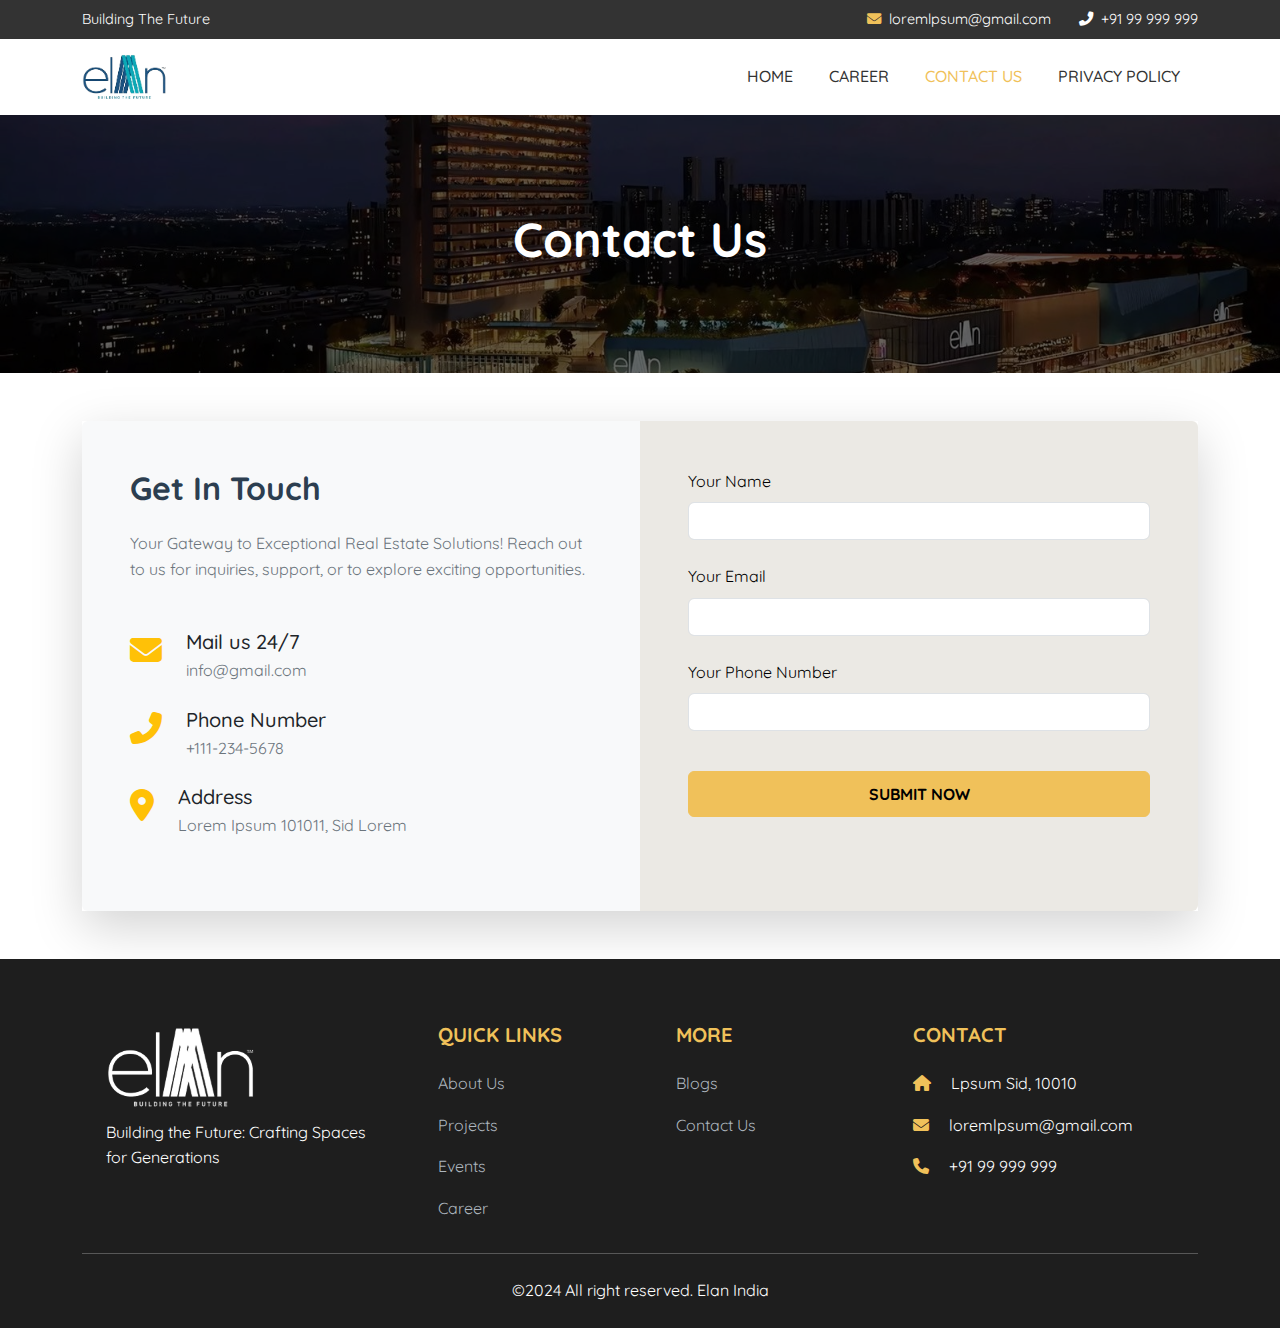
<file: contact.html>
<!doctype html>
<html lang="en">
<head>
  <meta charset="utf-8">
  <meta name="viewport" content="width=device-width, initial-scale=1">
  <title>Contact Us - Elan India</title>
  
  <link href="https://cdn.jsdelivr.net/npm/bootstrap@5.3.3/dist/css/bootstrap.min.css" rel="stylesheet">
  
  <link rel="stylesheet" href="https://cdnjs.cloudflare.com/ajax/libs/font-awesome/6.5.2/css/all.min.css">

  <link rel="stylesheet" href="style.css">
  
  <link rel="icon" href="images/elanindia-fav.png" type="image/png">
</head>
<body>

  <header>
    <div class="top-bar text-white p-2 d-none d-lg-block">
        <div class="container d-flex justify-content-between align-items-center">
            <p class="mb-0">Building The Future</p>
            <div>
                <a href="mailto:loremlpsum@gmail.com" class="text-white text-decoration-none me-4">
                    <i class="fas fa-envelope me-2"></i>loremlpsum@gmail.com
                </a>
                <a href="tel:+91999999999" class="text-white text-decoration-none">
                    <i class="fas fa-phone-alt me-2"></i>+91 99 999 999
                </a>
            </div>
        </div>
    </div>

    <nav class="navbar navbar-expand-lg bg-white shadow-sm">
        <div class="container">
            <a class="navbar-brand" href="#">
                <img src="images/elan-logo.png" alt="Elan Logo" class="main-logo">
            </a>
            <button class="navbar-toggler" type="button" data-bs-toggle="collapse" data-bs-target="#navbarNav">
                <span class="navbar-toggler-icon"></span>
            </button>
            <div class="collapse navbar-collapse" id="navbarNav">
                <ul class="navbar-nav ms-auto">
                    <li class="nav-item"><a class="nav-link" href="index.html">Home</a></li>
                    <!-- <li class="nav-item"><a class="nav-link" href="#">About Us</a></li> -->
                    <!-- <li class="nav-item"><a class="nav-link" href="#">Projects</a></li>
                    <li class="nav-item"><a class="nav-link" href="#">Events</a></li> -->
                    <li class="nav-item"><a class="nav-link" href="career.html">Career</a></li>
                    <!-- <li class="nav-item"><a class="nav-link" href="#">Blogs</a></li> -->
                    <li class="nav-item"><a class="nav-link active" href="contact.html">Contact Us</a></li>
                    <li class="nav-item"><a class="nav-link" href="privacy-policy.html">Privacy Policy</a></li>
                </ul>
            </div>
        </div>
    </nav>
  </header>

  <main>
    <section class="page-header" style="background-image: url('images/Elan-Gallery-Image-3-scaled.jpg');">
        <div class="container">
            <div class="row">
                <div class="col-12 text-center">
                    <h1>Contact Us</h1>
                </div>
            </div>
        </div>
    </section>

    <section class="py-5">
        <div class="container">
            <div class="row g-0 shadow-lg">
                <div class="col-lg-6 bg-light p-4 p-md-5 contact-details-section">
                    <h2 class="section-title">Get In Touch</h2>
                    <p class="text-secondary mb-5">Your Gateway to Exceptional Real Estate Solutions! Reach out to us for inquiries, support, or to explore exciting opportunities.</p>
                    
                    <div class="contact-info-item d-flex mb-4">
                        <i class="fas fa-envelope fa-2x text-warning me-4 mt-1"></i>
                        <div>
                            <h5 class="mb-1">Mail us 24/7</h5>
                            <p class="mb-0 text-secondary">info@gmail.com</p>
                        </div>
                    </div>
                     <div class="contact-info-item d-flex mb-4">
                        <i class="fas fa-phone-alt fa-2x text-warning me-4 mt-1"></i>
                        <div>
                            <h5 class="mb-1">Phone Number</h5>
                            <p class="mb-0 text-secondary">+111-234-5678</p>
                        </div>
                    </div>
                    <div class="contact-info-item d-flex mb-4">
                        <i class="fas fa-map-marker-alt fa-2x text-warning me-4 mt-1"></i>
                        <div>
                            <h5 class="mb-1">Address</h5>
                            <p class="mb-0 text-secondary">Lorem Ipsum 101011, Sid Lorem</p>
                        </div>
                    </div>
                </div>

                <div class="col-lg-6 p-4 p-md-5 contact-form-wrapper">
                    <form>
                        <div class="mb-4">
                            <label for="contactName" class="form-label">Your Name</label>
                            <input type="text" class="form-control" id="contactName" required>
                        </div>
                        <div class="mb-4">
                            <label for="contactEmail" class="form-label">Your Email</label>
                            <input type="email" class="form-control" id="contactEmail" required>
                        </div>
                        <div class="mb-4">
                            <label for="contactPhone" class="form-label">Your Phone Number</label>
                            <input type="tel" class="form-control" id="contactPhone" required>
                        </div>
                        <button type="submit" class="btn btn-warning custom-btn w-100 mt-3">Submit Now</button>
                    </form>
                </div>
            </div>
        </div>
    </section>
    
  </main>
  
  <footer class="text-white pt-5 pb-4">
    <div class="container text-center text-md-start">
      <div class="row text-center text-md-start">
        <div class="col-md-3 col-lg-3 col-xl-3 mx-auto mt-3">
          <img src="images/elan-logo.png" alt="Elan Logo" class="footer-logo mb-2">
          <p>Building the Future: Crafting Spaces for Generations</p>
        </div>
        <div class="col-md-2 col-lg-2 col-xl-2 mx-auto mt-3">
          <h5 class="text-uppercase mb-4 fw-bold">Quick Links</h5>
          <p><a href="#" class="footer-link">About Us</a></p>
          <p><a href="#" class="footer-link">Projects</a></p>
          <p><a href="#" class="footer-link">Events</a></p>
          <p><a href="#" class="footer-link">Career</a></p>
        </div>
        <div class="col-md-3 col-lg-2 col-xl-2 mx-auto mt-3">
           <h5 class="text-uppercase mb-4 fw-bold">More</h5>
           <p><a href="#" class="footer-link">Blogs</a></p>
           <p><a href="#" class="footer-link">Contact Us</a></p>
        </div>
        <div class="col-md-4 col-lg-3 col-xl-3 mx-auto mt-3">
          <h5 class="text-uppercase mb-4 fw-bold">Contact</h5>
          <p><i class="fas fa-home me-3"></i> Lpsum Sid, 10010</p>
          <p><i class="fas fa-envelope me-3"></i> loremlpsum@gmail.com</p>
          <p><i class="fas fa-phone me-3"></i> +91 99 999 999</p>
        </div>
      </div>
      <hr class="mb-4">
      <div class="row align-items-center">
        <div class="col-12 text-center">
          <p class="mb-0">©2024 All right reserved. Elan India</p>
        </div>
      </div>
    </div>
  </footer>

  <script src="https://cdn.jsdelivr.net/npm/bootstrap@5.3.3/dist/js/bootstrap.bundle.min.js"></script>
</body>
</html>
</file>
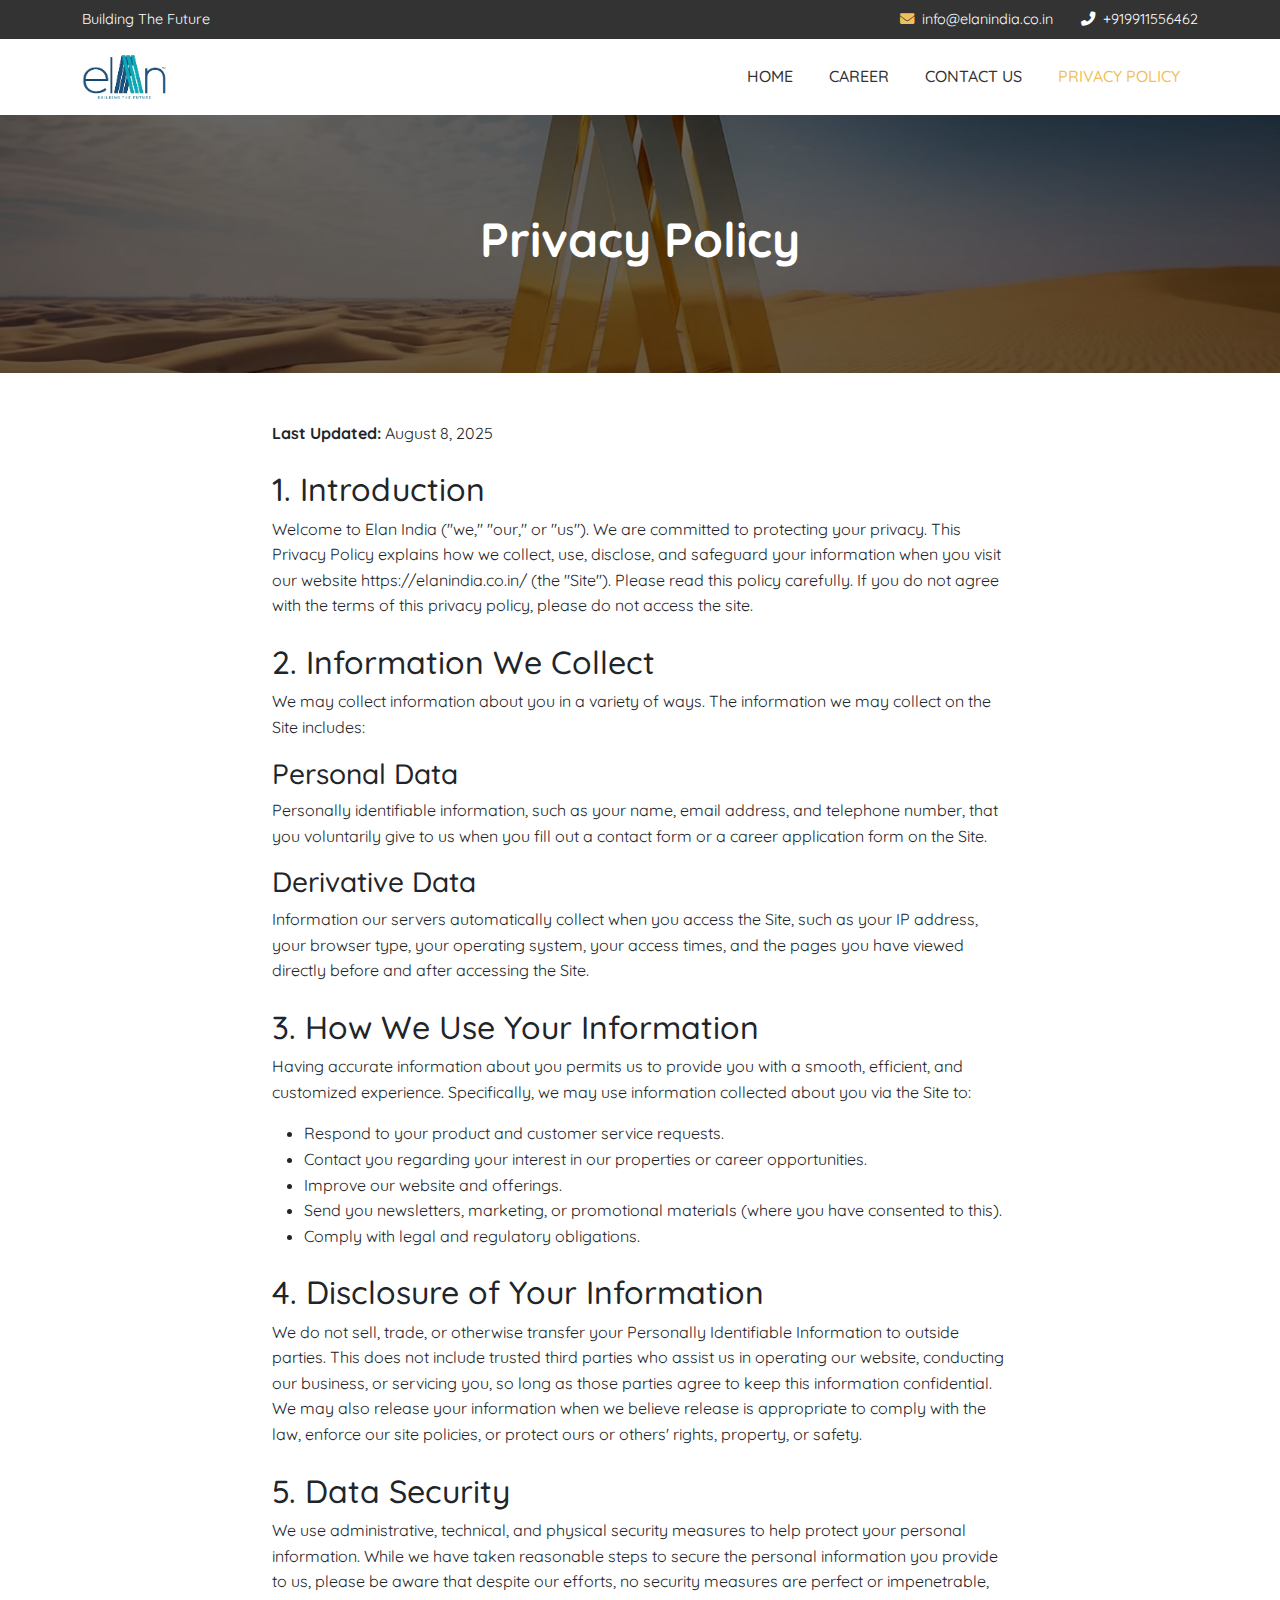
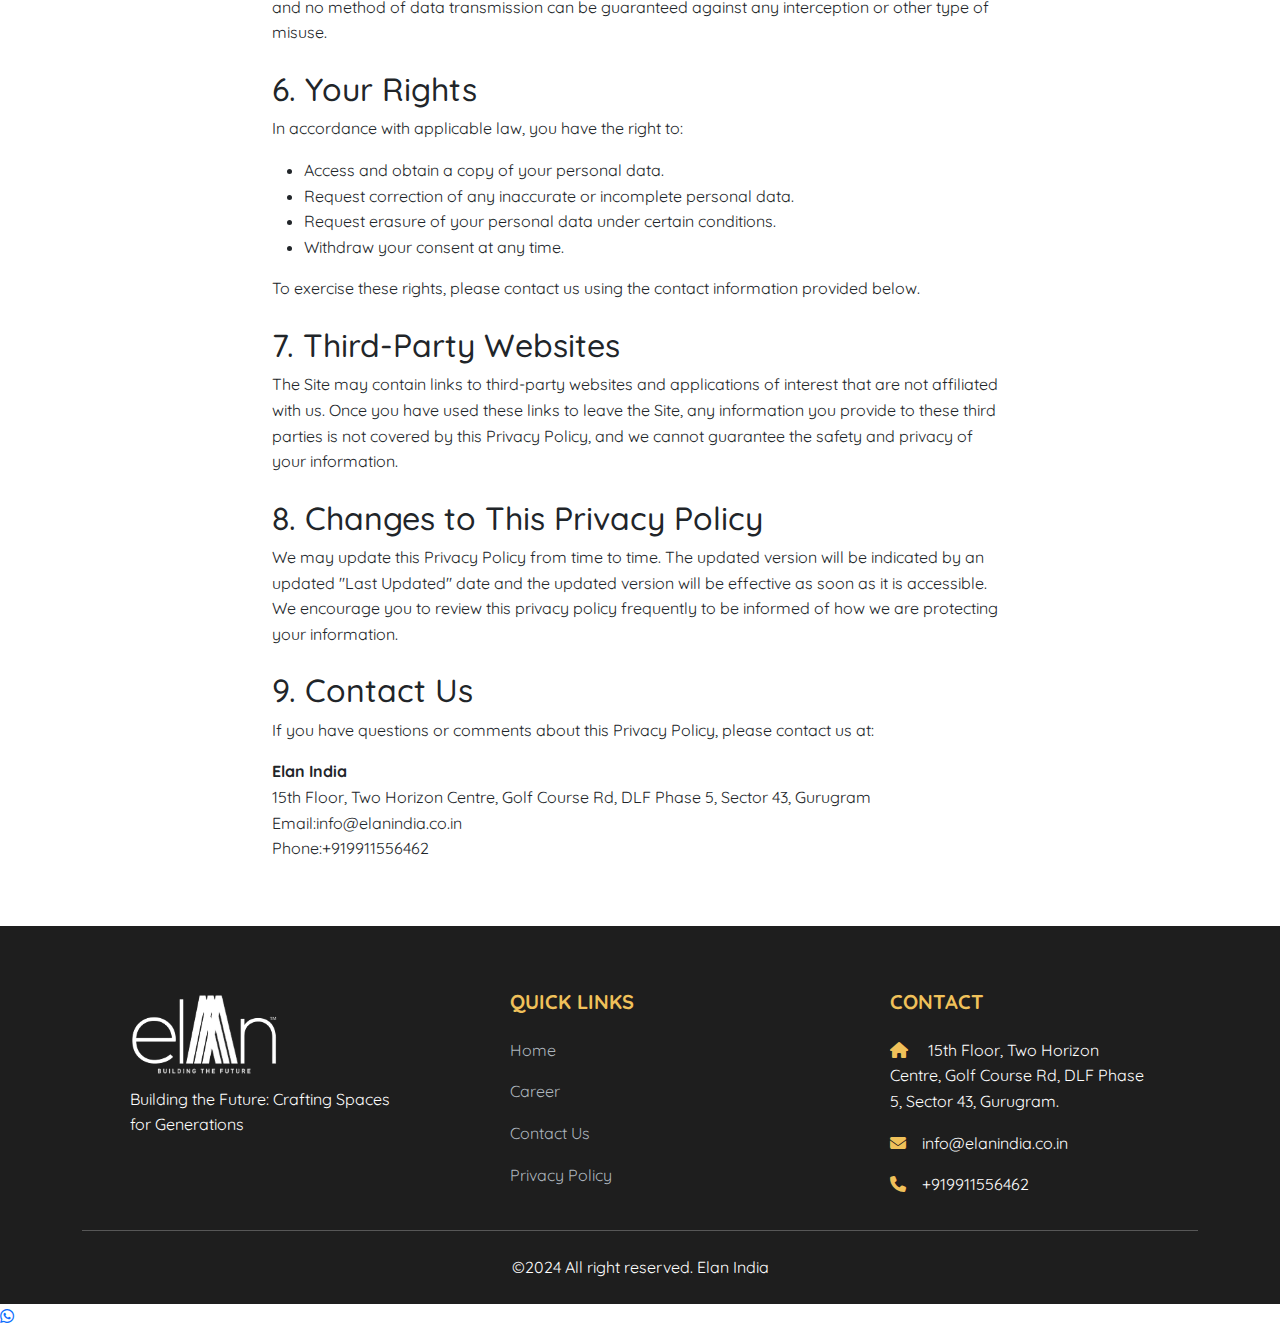
<file: privacy-policy.html>
<!doctype html>
<html lang="en">
<head>
  <meta charset="utf-8">
  <meta name="viewport" content="width=device-width, initial-scale=1">
  <title>Privacy Policy - Elan India</title>
  
  <link href="https://cdn.jsdelivr.net/npm/bootstrap@5.3.3/dist/css/bootstrap.min.css" rel="stylesheet">
  
  <link rel="stylesheet" href="https://cdnjs.cloudflare.com/ajax/libs/font-awesome/6.5.2/css/all.min.css">

  <link rel="stylesheet" href="style.css">
  
  <link rel="icon" href="images/elanindia-fav.png" type="image/png">
</head>
<body>

  <header>
    <div class="top-bar text-white p-2 d-none d-lg-block">
        <div class="container d-flex justify-content-between align-items-center">
            <p class="mb-0">Building The Future</p>
            <div>
                <a href="mailto:info@elanindia.co.in" class="text-white text-decoration-none me-4">
                    <i class="fas fa-envelope me-2"></i>info@elanindia.co.in
                </a>
                <a href="tel:+919911556462" class="text-white text-decoration-none">
                    <i class="fas fa-phone-alt me-2"></i>+919911556462
                </a>
            </div>
        </div>
    </div>

    <nav class="navbar navbar-expand-lg bg-white shadow-sm">
        <div class="container">
            <a class="navbar-brand" href="#">
                <img src="images/elan-logo.png" alt="Elan Logo" class="main-logo">
            </a>
            <button class="navbar-toggler" type="button" data-bs-toggle="collapse" data-bs-target="#navbarNav">
                <span class="navbar-toggler-icon"></span>
            </button>
            <div class="collapse navbar-collapse" id="navbarNav">
                <ul class="navbar-nav ms-auto">
                    <li class="nav-item"><a class="nav-link" href="index.html">Home</a></li>
                    <!-- <li class="nav-item"><a class="nav-link" href="#">About Us</a></li> -->
                    <!-- <li class="nav-item"><a class="nav-link" href="#">Projects</a></li>
                    <li class="nav-item"><a class="nav-link" href="#">Events</a></li> -->
                    <li class="nav-item"><a class="nav-link" href="career.html">Career</a></li>
                    <!-- <li class="nav-item"><a class="nav-link" href="#">Blogs</a></li> -->
                    <li class="nav-item"><a class="nav-link" href="contact.html">Contact Us</a></li>
                    <li class="nav-item"><a class="nav-link active" href="privacy-policy.html">Privacy Policy</a></li>
                </ul>
            </div>
        </div>
    </nav>
  </header>

  <main>
  <section class="page-header" style="background-image: url('images/aces.jpeg');">
        <div class="container">
            <div class="row">
                <div class="col-12 text-center">
                    <h1>Privacy Policy</h1>
                </div>
            </div>
        </div>
    </section>

    <section class="py-5">
        <div class="container">
            <div class="row justify-content-center">
                <div class="col-lg-8">
                    <p><strong>Last Updated:</strong> August 8, 2025</p>
                    
                    <h2 class="mt-4">1. Introduction</h2>
                    <p>Welcome to Elan India ("we," "our," or "us"). We are committed to protecting your privacy. This Privacy Policy explains how we collect, use, disclose, and safeguard your information when you visit our website https://elanindia.co.in/ (the "Site"). Please read this policy carefully. If you do not agree with the terms of this privacy policy, please do not access the site.</p>

                    <h2 class="mt-4">2. Information We Collect</h2>
                    <p>We may collect information about you in a variety of ways. The information we may collect on the Site includes:</p>
                    
                    <h3>Personal Data</h3>
                    <p>Personally identifiable information, such as your name, email address, and telephone number, that you voluntarily give to us when you fill out a contact form or a career application form on the Site.</p>
                    
                    <h3>Derivative Data</h3>
                    <p>Information our servers automatically collect when you access the Site, such as your IP address, your browser type, your operating system, your access times, and the pages you have viewed directly before and after accessing the Site. </p>

                    <h2 class="mt-4">3. How We Use Your Information</h2>
                    <p>Having accurate information about you permits us to provide you with a smooth, efficient, and customized experience. Specifically, we may use information collected about you via the Site to:</p>
                    <ul>
                        <li>Respond to your product and customer service requests.</li>
                        <li>Contact you regarding your interest in our properties or career opportunities.</li>
                        <li>Improve our website and offerings.</li>
                        <li>Send you newsletters, marketing, or promotional materials (where you have consented to this).</li>
                        <li>Comply with legal and regulatory obligations.</li>
                    </ul>

                    <h2 class="mt-4">4. Disclosure of Your Information</h2>
                    <p>We do not sell, trade, or otherwise transfer your Personally Identifiable Information to outside parties. This does not include trusted third parties who assist us in operating our website, conducting our business, or servicing you, so long as those parties agree to keep this information confidential. We may also release your information when we believe release is appropriate to comply with the law, enforce our site policies, or protect ours or others' rights, property, or safety.</p>

                    <h2 class="mt-4">5. Data Security</h2>
                    <p>We use administrative, technical, and physical security measures to help protect your personal information. While we have taken reasonable steps to secure the personal information you provide to us, please be aware that despite our efforts, no security measures are perfect or impenetrable, and no method of data transmission can be guaranteed against any interception or other type of misuse.</p>

                    <h2 class="mt-4">6. Your Rights</h2>
                    <p>In accordance with applicable law, you have the right to:</p>
                    <ul>
                        <li>Access and obtain a copy of your personal data.</li>
                        <li>Request correction of any inaccurate or incomplete personal data.</li>
                        <li>Request erasure of your personal data under certain conditions.</li>
                        <li>Withdraw your consent at any time.</li>
                    </ul>
                    <p>To exercise these rights, please contact us using the contact information provided below.</p>
                    
                    <h2 class="mt-4">7. Third-Party Websites</h2>
                    <p>The Site may contain links to third-party websites and applications of interest that are not affiliated with us. Once you have used these links to leave the Site, any information you provide to these third parties is not covered by this Privacy Policy, and we cannot guarantee the safety and privacy of your information.</p>

                    <h2 class="mt-4">8. Changes to This Privacy Policy</h2>
                    <p>We may update this Privacy Policy from time to time. The updated version will be indicated by an updated "Last Updated" date and the updated version will be effective as soon as it is accessible. We encourage you to review this privacy policy frequently to be informed of how we are protecting your information.</p>

                    <h2 class="mt-4">9. Contact Us</h2>
                    <p>If you have questions or comments about this Privacy Policy, please contact us at:</p>
                   <p>
    <strong>Elan India</strong><br>
    15th Floor, Two Horizon Centre, Golf Course Rd, DLF Phase 5, Sector 43, Gurugram<br>
    Email:info@elanindia.co.in<br>
    Phone:+919911556462
</p>
                </div>
            </div>
        </div>
    </section>
  </main>
  
  <footer class="text-white pt-5 pb-4">
    <div class="container text-center text-md-start">
      <div class="row text-center text-md-start">

        <div class="col-md-3 col-lg-3 col-xl-3 mx-auto mt-3">
          <img src="images/elan-logo.png" alt="Elan Logo" class="footer-logo mb-2">
          <p>Building the Future: Crafting Spaces for Generations</p>
        </div>

        <div class="col-md-3 col-lg-3 col-xl-3 mx-auto mt-3">
    <h5 class="text-uppercase mb-4 fw-bold">Quick Links</h5>
    <p><a href="index.html" class="footer-link">Home</a></p>
    <p><a href="career.html" class="footer-link">Career</a></p>
    <p><a href="contact.html" class="footer-link">Contact Us</a></p>
    <p><a href="privacy-policy.html" class="footer-link">Privacy Policy</a></p>
</div>

        <div class="col-md-4 col-lg-3 col-xl-3 mx-auto mt-3">
          <h5 class="text-uppercase mb-4 fw-bold">Contact</h5>
          <p><i class="fas fa-home me-3"></i> 15th Floor, Two Horizon Centre, Golf Course Rd, DLF Phase 5, Sector 43, Gurugram.</p>
          <p><i class="fas fa-envelope me-3"></i>info@elanindia.co.in</p>
          <p><i class="fas fa-phone me-3"></i>+919911556462</p>
        </div>
      </div>

      <hr class="mb-4">

      <div class="row align-items-center">
        <div class="col-12 text-center">
          <p class="mb-0">©2024 All right reserved. Elan India</p>
        </div>
      </div>
    </div>
  </footer>

  <script src="https://cdn.jsdelivr.net/npm/bootstrap@5.3.3/dist/js/bootstrap.bundle.min.js"></script>
</body>
    <a href="https://wa.me/+919911556462" class="whatsapp-float" target="_blank">
      <i class="fab fa-whatsapp"></i>
    </a>
</body>
</html>
</file>
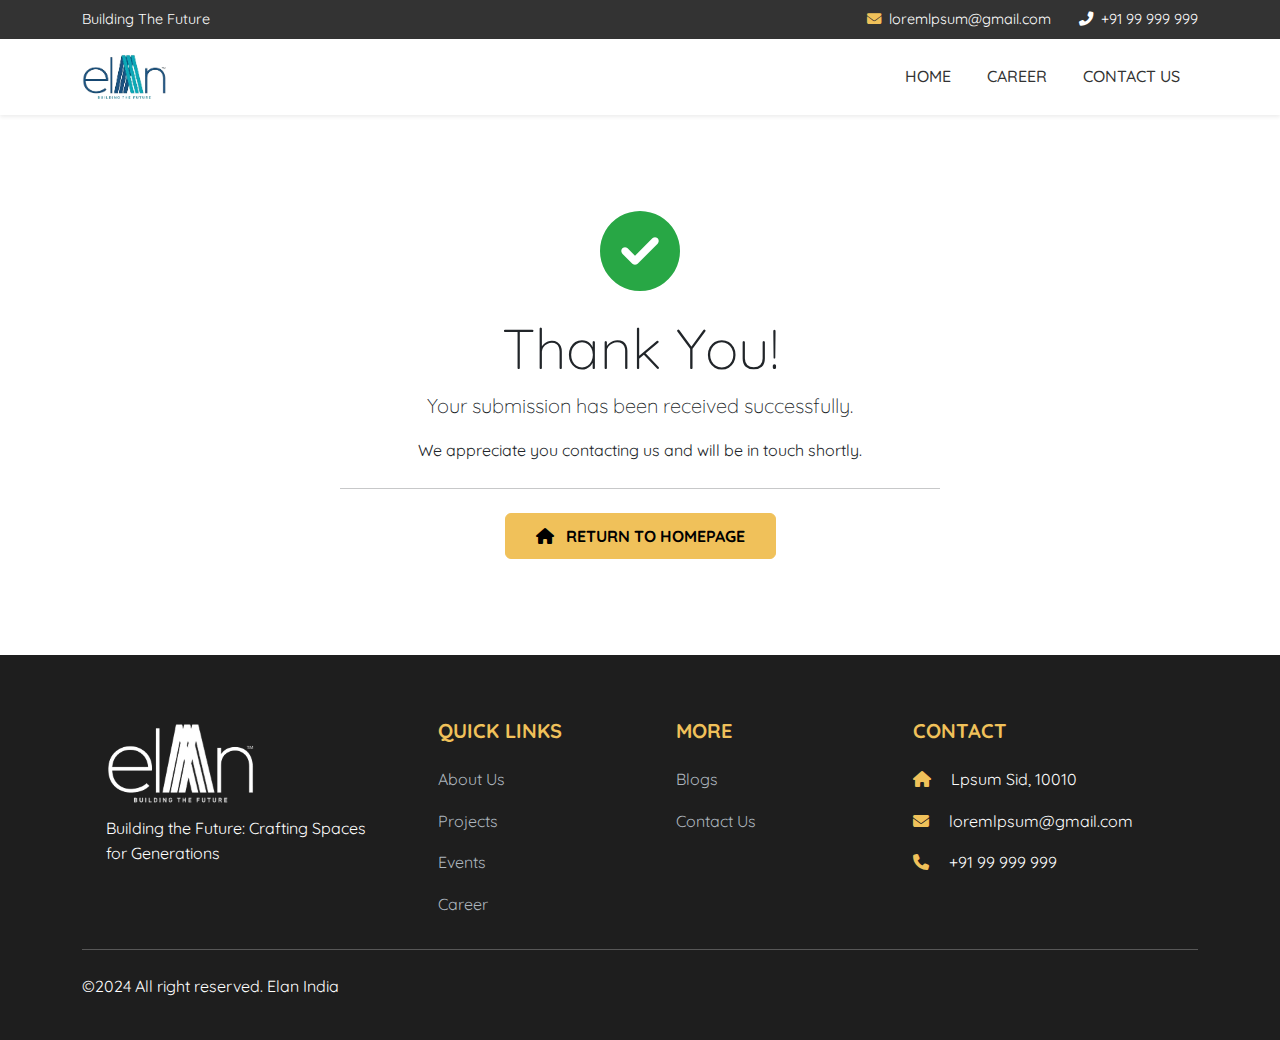
<file: thank-you.html>
<!doctype html>
<html lang="en">
<head>
  <meta charset="utf-8">
  <meta name="viewport" content="width=device-width, initial-scale=1">
  <title>Thank You - Elan India</title>
  
  <!-- Bootstrap CSS -->
  <link href="https://cdn.jsdelivr.net/npm/bootstrap@5.3.3/dist/css/bootstrap.min.css" rel="stylesheet">
  
  <!-- Font Awesome for Icons -->
  <link rel="stylesheet" href="https://cdnjs.cloudflare.com/ajax/libs/font-awesome/6.5.2/css/all.min.css">

  <!-- Your Custom CSS -->
  <link rel="stylesheet" href="style.css">
  
  <!-- Favicon -->
  <link rel="icon" href="images/elanindia-fav.png" type="image/png">
</head>
<body>

  <!-- =============================== -->
  <!-- Header & Navigation (Reused)    -->
  <!-- =============================== -->
  <header>
    <!-- Top Bar -->
    <div class="top-bar text-white p-2 d-none d-lg-block">
        <div class="container d-flex justify-content-between align-items-center">
            <p class="mb-0">Building The Future</p>
            <div>
                <a href="mailto:loremlpsum@gmail.com" class="text-white text-decoration-none me-4">
                    <i class="fas fa-envelope me-2"></i>loremlpsum@gmail.com
                </a>
                <a href="tel:+91999999999" class="text-white text-decoration-none">
                    <i class="fas fa-phone-alt me-2"></i>+91 99 999 999
                </a>
            </div>
        </div>
    </div>

    <!-- Main Navigation -->
    <nav class="navbar navbar-expand-lg bg-white shadow-sm">
        <div class="container">
            <a class="navbar-brand" href="index.html">
                <img src="images/elan-logo.png" alt="Elan Logo" class="main-logo">
            </a>
            <button class="navbar-toggler" type="button" data-bs-toggle="collapse" data-bs-target="#navbarNav">
                <span class="navbar-toggler-icon"></span>
            </button>
            <div class="collapse navbar-collapse" id="navbarNav">
                <ul class="navbar-nav ms-auto">
                    <li class="nav-item"><a class="nav-link" href="index.html">Home</a></li>
                    <!-- <li class="nav-item"><a class="nav-link" href="#">About Us</a></li>
                    <li class="nav-item"><a class="nav-link" href="#">Projects</a></li>
                    <li class="nav-item"><a class="nav-link" href="#">Events</a></li> -->
                    <li class="nav-item"><a class="nav-link" href="career.html">Career</a></li>
                    <!-- <li class="nav-item"><a class="nav-link" href="#">Blogs</a></li> -->
                    <li class="nav-item"><a class="nav-link" href="contact.html">Contact Us</a></li>
                </ul>
            </div>
        </div>
    </nav>
  </header>

  <main>
    <!-- =============================== -->
    <!-- Thank You Section               -->
    <!-- =============================== -->
    <section class="thank-you-section">
        <div class="container">
            <div class="row">
                <div class="col-12 text-center">
                    <div class="thank-you-content">
                        <i class="fas fa-check-circle thank-you-icon"></i>
                        <h1 class="display-4">Thank You!</h1>
                        <p class="lead">Your submission has been received successfully.</p>
                        <p>We appreciate you contacting us and will be in touch shortly.</p>
                        <hr class="my-4">
                        <a href="index.html" class="btn btn-warning custom-btn">
                            <i class="fas fa-home me-2"></i> Return to Homepage
                        </a>
                    </div>
                </div>
            </div>
        </div>
    </section>

  </main>
  
  <!-- =============================== -->
  <!-- Footer Section (Reused)         -->
  <!-- =============================== -->
  <footer class="text-white pt-5 pb-4">
    <div class="container text-center text-md-start">
      <div class="row text-center text-md-start">
        <div class="col-md-3 col-lg-3 col-xl-3 mx-auto mt-3">
          <img src="images/elan-logo.png" alt="Elan Logo" class="footer-logo mb-2">
          <p>Building the Future: Crafting Spaces for Generations</p>
        </div>
        <div class="col-md-2 col-lg-2 col-xl-2 mx-auto mt-3">
          <h5 class="text-uppercase mb-4 fw-bold">Quick Links</h5>
          <p><a href="#" class="footer-link">About Us</a></p>
          <p><a href="#" class="footer-link">Projects</a></p>
          <p><a href="#" class="footer-link">Events</a></p>
          <p><a href="#" class="footer-link">Career</a></p>
        </div>
        <div class="col-md-3 col-lg-2 col-xl-2 mx-auto mt-3">
           <h5 class="text-uppercase mb-4 fw-bold">More</h5>
           <p><a href="#" class="footer-link">Blogs</a></p>
           <p><a href="#" class="footer-link">Contact Us</a></p>
        </div>
        <div class="col-md-4 col-lg-3 col-xl-3 mx-auto mt-3">
          <h5 class="text-uppercase mb-4 fw-bold">Contact</h5>
          <p><i class="fas fa-home me-3"></i> Lpsum Sid, 10010</p>
          <p><i class="fas fa-envelope me-3"></i> loremlpsum@gmail.com</p>
          <p><i class="fas fa-phone me-3"></i> +91 99 999 999</p>
        </div>
      </div>
      <hr class="mb-4">
      <div class="row align-items-center">
        <div class="col-md-7 col-lg-8">
          <p>©2024 All right reserved. Elan India</p>
        </div>
      </div>
    </div>
  </footer>

  <!-- Bootstrap JS Bundle -->
  <script src="https://cdn.jsdelivr.net/npm/bootstrap@5.3.3/dist/js/bootstrap.bundle.min.js"></script>
</body>
</html>
</file>
<file: style.css>
/* Google Fonts */
@import url('https://fonts.googleapis.com/css2?family=Quicksand:wght@400;500;700&display=swap');
body, h1, h2, h3, h4, h5, h6 {
    font-family: 'Quicksand', sans-serif;
}

body {
    line-height: 1.6;
}

/* --- Header & Navigation --- */
.top-bar {
    background-color: #333;
    font-size: 0.9rem;
}
.main-logo {
    height: 50px;
    width: auto;
}
.navbar-nav .nav-link {
    font-weight: 500;
    text-transform: uppercase;
    color: #333;
    margin-inline: 10px;
}
.navbar-nav .nav-link.active,
.navbar-nav .nav-link:hover {
    color: #f0c15a;
}

/* --- Hero Carousel --- */
#hero-carousel .carousel-item {
    height: 85vh; /* Adjust height as needed */
    min-height: 400px;
    background-size: cover;
    background-position: center;
    background-repeat: no-repeat;
    position: relative;
}
#hero-carousel .carousel-item::before {
    content: '';
    position: absolute;
    top: 0;
    left: 0;
    right: 0;
    bottom: 0;
    background: rgba(0, 0, 0, 0.5); /* Dark overlay */
}
#hero-carousel .carousel-caption {
    bottom: 50%;
    transform: translateY(50%);
    text-shadow: 2px 2px 4px rgba(0,0,0,0.7);
}
#hero-carousel .carousel-caption h1 {
    font-size: 3.5rem;
    font-weight: 700;
}
#hero-carousel .carousel-caption p {
    font-size: 1.2rem;
}

/* --- General Section Styling --- */
.section-title {
    font-weight: 700;
    margin-bottom: 1.5rem;
    color: #2c3e50;
}
.custom-btn {
    background-color: #f0c15a;
    border-color: #f0c15a;
    color: #000;
    font-weight: bold;
    padding: 10px 30px;
    text-transform: uppercase;
}
.custom-btn:hover {
    background-color: #d8ad4f;
    border-color: #d8ad4f;
    color: #000;
}

/* --- Specific Section Styling --- */
.associate-logo {
    max-width: 150px;
    /* filter: grayscale(100%); */
    opacity: 0.6;
    transition: all 0.3s ease;
}
.associate-logo:hover {
    /* filter: grayscale(0%); */
    opacity: 1;
}

/* Associates Continuous Scroll Animation */
.associates-scroll-container {
    overflow: hidden;
    position: relative;
    width: 100%;
    margin: 0 auto;
}

.associates-scroll {
    display: flex;
    animation: scroll-left 30s linear infinite;
    width: max-content;
}

.associate-item {
    flex-shrink: 0;
    margin: 0 30px;
    display: flex;
    align-items: center;
    justify-content: center;
}

@keyframes scroll-left {
    0% {
        transform: translateX(0);
    }
    100% {
        transform: translateX(-50%);
    }
}

/* Pause animation on hover */
.associates-scroll-container:hover .associates-scroll {
    animation-play-state: paused;
}

/* Associates Carousel Styling */
#associates-carousel .carousel-indicators {
    bottom: -50px;
}

#associates-carousel .carousel-indicators button {
    width: 12px;
    height: 12px;
    border-radius: 50%;
    background-color: #ccc;
    border: none;
    margin: 0 5px;
    transition: all 0.3s ease;
}

#associates-carousel .carousel-indicators button.active {
    background-color: #f0c15a;
    transform: scale(1.2);
}

#associates-carousel .carousel-indicators button:hover {
    background-color: #f0c15a;
    transform: scale(1.1);
}

.award-icon {
    width: 60px;
    height: auto;
}

/* --- FAQ Accordion --- */
.accordion-item {
    background-color: transparent;
    border: none;
    margin-bottom: 10px;
    border-radius: 0;
}

.accordion-button {
    font-weight: 600;
    color: #2c3e50;
    padding: 1rem;
    background-color: transparent;
    border: none;
    transition: all 0.3s ease;
}

.accordion-button:not(.collapsed) {
    color: #000;
    background-color: transparent;
    box-shadow: none;
}

.accordion-button:hover {
    background-color: transparent;
    color: #f0c15a;
}

.accordion-button:focus {
    box-shadow: none;
    border-color: transparent;
}

.accordion-button::after {
    background-image: url("data:image/svg+xml,%3csvg xmlns='http://www.w3.org/2000/svg' viewBox='0 0 16 16' fill='%23f0c15a'%3e%3cpath fill-rule='evenodd' d='M1.646 4.646a.5.5 0 0 1 .708 0L8 10.293l5.646-5.647a.5.5 0 0 1 .708.708l-6 6a.5.5 0 0 1-.708 0l-6-6a.5.5 0 0 1 0-.708z'/%3e%3c/svg%3e");
    transition: all 0.3s ease;
}

.accordion-button:not(.collapsed)::after {
    background-image: url("data:image/svg+xml,%3csvg xmlns='http://www.w3.org/2000/svg' viewBox='0 0 16 16' fill='%23000'%3e%3cpath fill-rule='evenodd' d='M1.646 4.646a.5.5 0 0 1 .708 0L8 10.293l5.646-5.647a.5.5 0 0 1 .708.708l-6 6a.5.5 0 0 1-.708 0l-6-6a.5.5 0 0 1 0-.708z'/%3e%3c/svg%3e");
}

.accordion-body {
    background-color: transparent;
    padding: 1rem;
    color: #495057;
    line-height: 1.6;
    font-size: 0.95rem;
}


/* --- Footer --- */
footer {
    background-color: #1e1e1e;
}
.footer-logo {
    max-width: 150px;
    filter: brightness(0) invert(1);
}
.footer-link {
    color: #adb5bd;
    text-decoration: none;
    transition: color 0.3s ease;
}
.footer-link:hover {
    color: #fff;
}
footer h5 {
    color: #f0c15a;
}
footer hr {
    background-color: #444;
}
footer .fa-home, .fa-envelope, .fa-phone {
    color: #f0c15a;
}


/* --- Responsive Adjustments --- */
@media (max-width: 768px) {
    #hero-carousel .carousel-caption h1 {
        font-size: 2.5rem;
    }
    .section-title, h3 {
        text-align: center;
    }
    .row > div {
        text-align: center;
    }
}

/*
=================================
  Career Page Styles
=================================
*/

/* --- Page Header for internal pages --- */
.page-header {
    padding: 6rem 0;
    position: relative;
    background-size: cover;
    background-position: center;
    color: #fff;
}

.page-header::before {
    content: '';
    position: absolute;
    top: 0;
    left: 0;
    right: 0;
    bottom: 0;
    background: rgba(0, 0, 0, 0.6); /* Dark overlay */
}

.page-header h1 {
    position: relative; /* To make sure text is on top of the overlay */
    font-size: 3rem;
    font-weight: 700;
}


/* --- Career Intro Text --- */
.career-intro .lead {
    font-size: 1.25rem;
    font-weight: 400;
    color: #555;
    margin-bottom: 2rem;
}

.career-intro h4 {
    color: #333;
    font-weight: 700;
}

.career-intro p strong {
    color: #000;
}

/* --- Join Us & Form Section --- */
.contact-info-item .fas {
    color: #f0c15a; /* Use the brand's accent color */
}

.career-form {
    border: 1px solid #e0e0e0;
}

.career-form .form-label {
    font-weight: 500;
    color: #333;
}

.career-form .form-control {
    padding: 0.75rem 1rem;
}

.career-form .form-control:focus {
    border-color: #f0c15a;
    box-shadow: 0 0 0 0.25rem rgba(240, 193, 90, 0.25);
}

/*
=================================
  Contact Page Styles
=================================
*/

.contact-details-section {
    border-radius: 0.375rem 0 0 0.375rem;
}

.contact-form-wrapper {
    background-color: #EBE9E4;
    color: #fff;
    border-radius: 0 0.375rem 0.375rem 0;
}

/* Make form elements visible on dark background */
.contact-form-wrapper .form-label {
    color: #000000;
}

.contact-form-wrapper .form-control {
    color: #fff;
}

.contact-form-wrapper .form-control:focus {
    background-color: #444;
    border-color: #f0c15a;
    box-shadow: 0 0 0 0.25rem rgba(240, 193, 90, 0.25);
    color: #fff;
}

/* Adjust for mobile where columns stack */
@media (max-width: 991.98px) {
    .contact-details-section {
        border-radius: 0.375rem 0.375rem 0 0;
    }
    .contact-form-wrapper {
        border-radius: 0 0 0.375rem 0.375rem;
    }
}

/*
=================================
  Thank You Page Styles
=================================
*/

.thank-you-section {
    display: flex;
    align-items: center;
    justify-content: center;
    min-height: 60vh; /* Ensures the content is vertically centered */
    padding: 4rem 0;
}

.thank-you-content {
    max-width: 600px;
    margin: auto;
}

.thank-you-icon {
    font-size: 5rem;
    color: #28a745; /* A success green color */
    margin-bottom: 1.5rem;
}
</file>
